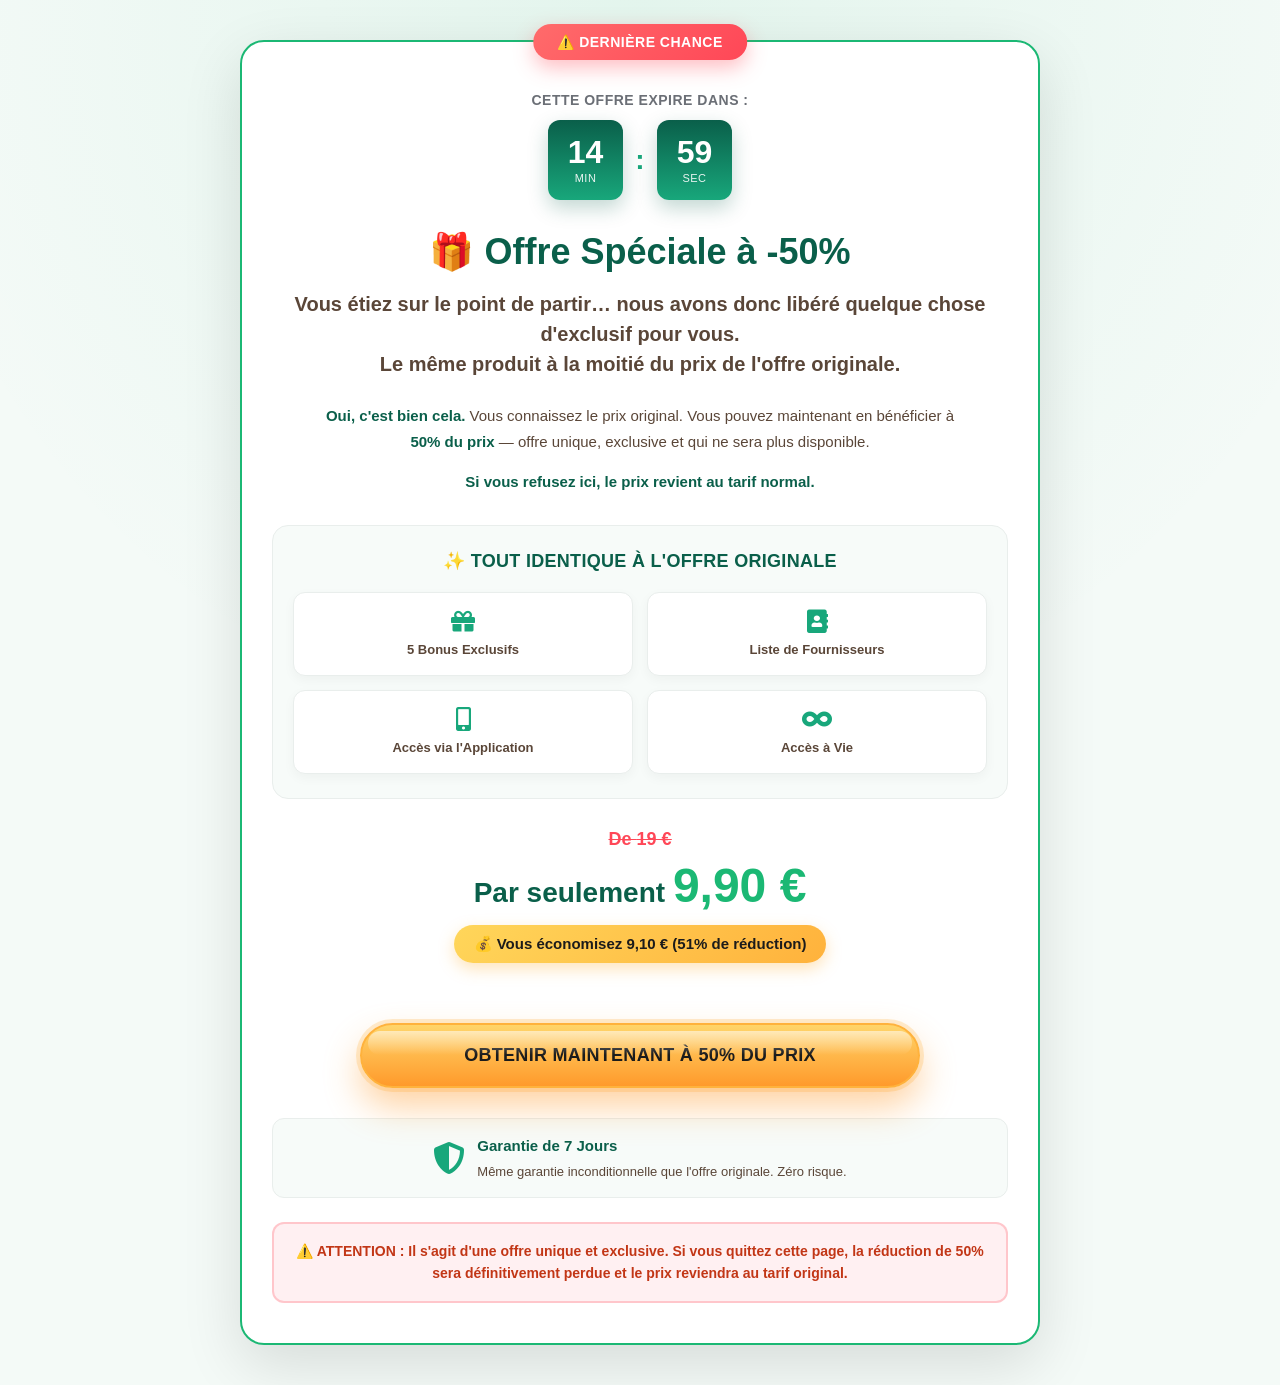
<file: ofertaespecial.html>
<!doctype html>
<html lang="fr">



<!-- Back-Redirect System -->
<script>
    (function () {
        // Only activate on main page (not on ofertaespecial)
        if (window.location.pathname.includes("ofertaespecial")) {
            return;
        }

        // Prevent multiple activations in same session
        if (sessionStorage.getItem('backRedirectActive')) {
            return;
        }

        // Mark as active for this session
        sessionStorage.setItem('backRedirectActive', 'true');

        // Function to setup the back-redirect
        function setupBackRedirect() {
            // Push multiple history entries to ensure capture
            history.pushState(null, null, location.href);
            history.pushState(null, null, location.href);

            // Intercept back button
            window.addEventListener("popstate", function (event) {
                // Redirect to special offer page (absolute path for production)
                history.pushState(null, null, location.href);
                window.location.href = "/ofertaespecial.html";
            });
        }

        // Execute immediately when DOM is ready
        if (document.readyState === 'loading') {
            document.addEventListener('DOMContentLoaded', setupBackRedirect);
        } else {
            // DOM already loaded, execute immediately
            setupBackRedirect();
        }
    })();
</script>

<head>
    <meta charset="utf-8">
    <meta name="viewport" content="width=device-width, initial-scale=1">
    <meta name="robots" content="noindex, nofollow">
    <title>Offre Spéciale - Sels Rentables</title>


    <!-- NO BACK-REDIRECT SCRIPT HERE (prevents loops) -->

    <link rel="stylesheet" href="https://cdnjs.cloudflare.com/ajax/libs/font-awesome/5.15.4/css/all.min.css"
        media="print" onload="this.media='all'">

    <style>
        /* ========================= VARS (same as main page) ========================= */
        :root {
            --green: #1bb874;
            --green-dark: #0e9b60;
            --title: #177a6c;
            --mint: #18a77b;
            --mint-ink: #0a5f4a;
            --card: #ffffff;
            --bg: #f4faf7;
            --line: #e9eeec;
            --pill: #f7fbf9;
            --sand: #f6efe7;
            --brown: #5a4638;
            --ink: #1c1d20;
            --muted: #6b6f76;
        }

        /* ========================= BASE ========================= */
        * {
            box-sizing: border-box
        }

        body {
            margin: 0;
            font-family: Arial, Helvetica, sans-serif;
            color: var(--brown);
            background: var(--bg);
            overflow-x: hidden;
        }

        /* ========================= SPECIAL OFFER PAGE ========================= */
        .special-offer {
            min-height: 100vh;
            display: flex;
            flex-direction: column;
            align-items: center;
            justify-content: center;
            padding: 40px 20px;
            background:
                radial-gradient(circle at top, rgba(27, 184, 116, 0.08) 0%, transparent 50%),
                var(--bg);
        }

        .offer-container {
            max-width: 800px;
            width: 100%;
            background: #fff;
            border-radius: 24px;
            box-shadow: 0 20px 60px rgba(0, 0, 0, 0.12);
            padding: 50px 30px 40px;
            text-align: center;
            position: relative;
            border: 2px solid var(--green);
        }

        /* Alert badge */
        .offer-badge {
            position: absolute;
            top: -18px;
            left: 50%;
            transform: translateX(-50%);
            background: linear-gradient(135deg, #ff6b6b 0%, #ff4757 100%);
            color: #fff;
            padding: 10px 24px;
            border-radius: 999px;
            font-weight: 900;
            font-size: 14px;
            letter-spacing: 0.5px;
            box-shadow: 0 8px 20px rgba(255, 71, 87, 0.35);
            text-transform: uppercase;
            animation: badgePulse 2s ease-in-out infinite;
            z-index: 10;
            white-space: nowrap;
        }

        @keyframes badgePulse {

            0%,
            100% {
                transform: translateX(-50%) scale(1)
            }

            50% {
                transform: translateX(-50%) scale(1.05)
            }
        }

        /* Countdown Timer */
        .countdown-wrapper {
            margin: 0 0 30px;
        }

        .countdown-label {
            font-size: 14px;
            color: var(--muted);
            margin-bottom: 12px;
            font-weight: 700;
            text-transform: uppercase;
            letter-spacing: 0.5px;
        }

        .countdown {
            display: flex;
            gap: 12px;
            justify-content: center;
            align-items: center;
        }

        .countdown-item {
            background: linear-gradient(180deg, var(--mint-ink), var(--mint));
            color: #fff;
            padding: 16px 20px;
            border-radius: 12px;
            min-width: 70px;
            box-shadow: 0 8px 20px rgba(10, 95, 74, 0.25);
        }

        .countdown-value {
            display: block;
            font-size: 32px;
            font-weight: 900;
            line-height: 1;
            margin-bottom: 4px;
        }

        .countdown-unit {
            display: block;
            font-size: 11px;
            text-transform: uppercase;
            opacity: 0.9;
            letter-spacing: 0.5px;
        }

        .countdown-separator {
            font-size: 28px;
            font-weight: 900;
            color: var(--mint);
        }

        /* Title */
        .offer-title {
            font-size: clamp(24px, 5vw, 36px);
            font-weight: 900;
            color: var(--mint-ink);
            margin: 0 0 16px;
            line-height: 1.2;
        }

        .offer-subtitle {
            font-size: clamp(16px, 3vw, 20px);
            color: var(--brown);
            margin: 0 0 24px;
            line-height: 1.5;
            font-weight: 600;
        }

        .offer-text {
            font-size: 15px;
            color: var(--brown);
            line-height: 1.7;
            margin: 0 0 30px;
            text-align: left;
            max-width: 650px;
            margin-left: auto;
            margin-right: auto;
        }

        .offer-text strong {
            color: var(--mint-ink);
            font-weight: 800;
        }

        /* Benefits Grid */
        .offer-benefits {
            background: var(--pill);
            border: 1px solid var(--line);
            border-radius: 16px;
            padding: 24px 20px;
            margin: 0 0 30px;
        }

        .offer-benefits h3 {
            font-size: 18px;
            color: var(--mint-ink);
            margin: 0 0 20px;
            font-weight: 800;
            text-transform: uppercase;
            letter-spacing: 0.3px;
        }

        .benefits-grid {
            display: grid;
            grid-template-columns: 1fr 1fr;
            gap: 14px;
            text-align: center;
        }

        .benefit-item {
            background: #fff;
            border: 1px solid var(--line);
            border-radius: 12px;
            padding: 16px 12px;
            box-shadow: 0 4px 12px rgba(0, 0, 0, 0.04);
        }

        .benefit-item i {
            display: block;
            font-size: 24px;
            color: var(--mint);
            margin-bottom: 8px;
        }

        .benefit-item p {
            margin: 0;
            font-size: 13px;
            font-weight: 700;
            color: var(--brown);
            line-height: 1.4;
        }

        /* Pricing */
        .offer-pricing {
            margin: 0 0 30px;
        }

        .price-was {
            font-size: 18px;
            color: #ff4757;
            text-decoration: line-through;
            font-weight: 800;
            margin-bottom: 8px;
        }

        .price-now {
            font-size: clamp(20px, 4vw, 28px);
            color: var(--mint-ink);
            font-weight: 900;
            margin-bottom: 12px;
        }

        .price-now .highlight {
            color: var(--green);
            font-size: clamp(32px, 6vw, 48px);
        }

        .price-save {
            display: inline-block;
            background: linear-gradient(135deg, #ffd65a 0%, #ffb23c 100%);
            color: #1b1b1b;
            padding: 10px 20px;
            border-radius: 999px;
            font-weight: 900;
            font-size: 15px;
            box-shadow: 0 6px 16px rgba(255, 178, 60, 0.35);
            margin-bottom: 20px;
        }

        /* CTA Button */
        .btn-cta-special {
            display: inline-block;
            width: 100%;
            max-width: 560px;
            background: linear-gradient(180deg, #ffd56a 0%, #ff9a2b 100%);
            color: #1b1b1b;
            text-decoration: none;
            font-weight: 900;
            text-transform: uppercase;
            font-size: 18px;
            letter-spacing: 0.3px;
            padding: 20px 24px;
            border-radius: 999px;
            border: 2px solid #ffb23c;
            box-shadow:
                0 18px 36px rgba(255, 154, 43, 0.45),
                0 0 0 4px rgba(255, 178, 60, 0.24);
            transition: transform 0.12s ease, box-shadow 0.12s ease;
            margin: 10px 0;
            animation: ctaPulseSpecial 1.8s ease-in-out infinite;
            position: relative;
        }

        .btn-cta-special::before {
            content: "";
            position: absolute;
            left: 6px;
            right: 6px;
            top: 6px;
            height: 40%;
            border-radius: 999px;
            background: linear-gradient(180deg, rgba(255, 255, 255, 0.55), rgba(255, 255, 255, 0));
            pointer-events: none;
        }

        .btn-cta-special:hover {
            transform: translateY(-2px) scale(1.01);
            box-shadow:
                0 24px 44px rgba(255, 154, 43, 0.55),
                0 0 0 5px rgba(255, 178, 60, 0.28);
        }

        @keyframes ctaPulseSpecial {

            0%,
            100% {
                transform: scale(1)
            }

            50% {
                transform: scale(1.03)
            }
        }

        /* Guarantee */
        .offer-guarantee {
            display: flex;
            align-items: center;
            justify-content: center;
            gap: 12px;
            margin: 20px 0 0;
            padding: 16px;
            background: var(--pill);
            border-radius: 12px;
            border: 1px solid var(--line);
        }

        .offer-guarantee i {
            font-size: 32px;
            color: var(--mint);
        }

        .offer-guarantee p {
            margin: 0;
            font-size: 13px;
            color: var(--brown);
            text-align: left;
            line-height: 1.5;
        }

        .offer-guarantee strong {
            color: var(--mint-ink);
            display: block;
            font-size: 15px;
            margin-bottom: 4px;
        }

        /* Warning */
        .offer-warning {
            margin: 24px 0 0;
            padding: 16px;
            background: rgba(255, 71, 87, 0.08);
            border: 2px solid rgba(255, 71, 87, 0.25);
            border-radius: 12px;
            font-size: 14px;
            color: #c23616;
            font-weight: 700;
            line-height: 1.6;
        }

        /* Responsive */
        @media (max-width:600px) {
            .offer-container {
                padding: 60px 20px 30px;
            }

            .offer-badge {
                font-size: 12px;
                padding: 8px 18px;
                top: -16px;
            }

            .benefits-grid {
                grid-template-columns: 1fr;
                gap: 10px;
            }

            .countdown-item {
                min-width: 60px;
                padding: 12px 14px;
            }

            .countdown-value {
                font-size: 28px;
            }
        }

        @media (prefers-reduced-motion:reduce) {

            .offer-badge,
            .btn-cta-special {
                animation: none !important
            }
        }
    </style>
</head>

<body>

    <div class="special-offer">
        <div class="offer-container">
            <div class="offer-badge">⚠️ Dernière Chance</div>

            <!-- Countdown Timer -->
            <div class="countdown-wrapper">
                <div class="countdown-label">Cette offre expire dans :</div>
                <div class="countdown">
                    <div class="countdown-item">
                        <span class="countdown-value" id="minutes">15</span>
                        <span class="countdown-unit">Min</span>
                    </div>
                    <span class="countdown-separator">:</span>
                    <div class="countdown-item">
                        <span class="countdown-value" id="seconds">00</span>
                        <span class="countdown-unit">Sec</span>
                    </div>
                </div>
            </div>

            <!-- Title -->
            <h1 class="offer-title">🎁 Offre Spéciale à -50%</h1>

            <p class="offer-subtitle">
                Vous étiez sur le point de partir… nous avons donc libéré quelque chose d'exclusif pour vous.<br>
                Le même produit à <strong>la moitié du prix</strong> de l'offre originale.
            </p>

            <!-- Text -->
            <div class="offer-text" align="center">
                <p align="center">
                    <strong>Oui, c'est bien cela.</strong> Vous connaissez le prix original.
                    Vous pouvez maintenant en bénéficier à <strong>50% du prix</strong> — offre unique, exclusive et qui ne
                    sera plus disponible.
                </p>
                <p align="center"> <strong>Si vous refusez ici, le prix revient au tarif normal.</strong>
                </p>
            </div>

            <!-- Benefits -->
            <div class="offer-benefits">
                <h3>✨ Tout Identique à l'Offre Originale</h3>
                <div class="benefits-grid">
                    <div class="benefit-item">
                        <i class="fas fa-gift"></i>
                        <p>5 Bonus Exclusifs</p>
                    </div>
                    <div class="benefit-item">
                        <i class="fas fa-address-book"></i>
                        <p>Liste de Fournisseurs</p>
                    </div>
                    <div class="benefit-item">
                        <i class="fas fa-mobile-alt"></i>
                        <p>Accès via l'Application</p>
                    </div>
                    <div class="benefit-item">
                        <i class="fas fa-infinity"></i>
                        <p>Accès à Vie</p>
                    </div>
                </div>
            </div>

            <!-- Pricing -->
            <div class="offer-pricing">
                <div class="price-was">
                    De <span style="text-decoration:line-through;">19 €</span>
                </div>
                <div class="price-now">
                    Par seulement <span class="highlight">9,90 €</span>
                </div>
                <div class="price-save">
                    💰 Vous économisez 9,10 € (51% de réduction)
                </div>
            </div>

            <!-- CTA -->
            <a href="https://pay.lowify.com.br/go.php?offer=6d2ys57" class="btn-cta-special">
                Obtenir Maintenant à 50% du Prix
            </a>

            <!-- Guarantee -->
            <div class="offer-guarantee">
                <i class="fas fa-shield-alt"></i>
                <p>
                    <strong>Garantie de 7 Jours</strong>
                    Même garantie inconditionnelle que l'offre originale. Zéro risque.
                </p>
            </div>

            <!-- Warning -->
            <div class="offer-warning">
                ⚠️ <strong>ATTENTION :</strong> Il s'agit d'une offre unique et exclusive. Si vous quittez cette page, la réduction
                de 50% sera définitivement perdue et le prix reviendra au tarif original.
            </div>
        </div>
    </div>

    <!-- Countdown Timer Script -->
    <script>
        (function () {
            // 15 minutes countdown
            let totalSeconds = 15 * 60;

            const minutesEl = document.getElementById('minutes');
            const secondsEl = document.getElementById('seconds');

            function updateCountdown() {
                if (totalSeconds <= 0) {
                    minutesEl.textContent = '00';
                    secondsEl.textContent = '00';
                    return;
                }

                const minutes = Math.floor(totalSeconds / 60);
                const seconds = totalSeconds % 60;

                minutesEl.textContent = String(minutes).padStart(2, '0');
                secondsEl.textContent = String(seconds).padStart(2, '0');

                totalSeconds--;
            }

            // Update immediately
            updateCountdown();

            // Update every second
            setInterval(updateCountdown, 1000);
        })();
    </script>

    <!-- Loop Prevention Script -->
    <script>
        sessionStorage.setItem('fromOferta', 'true');
        sessionStorage.removeItem('internalNav');
    </script>

</body>

</html>
</file>
